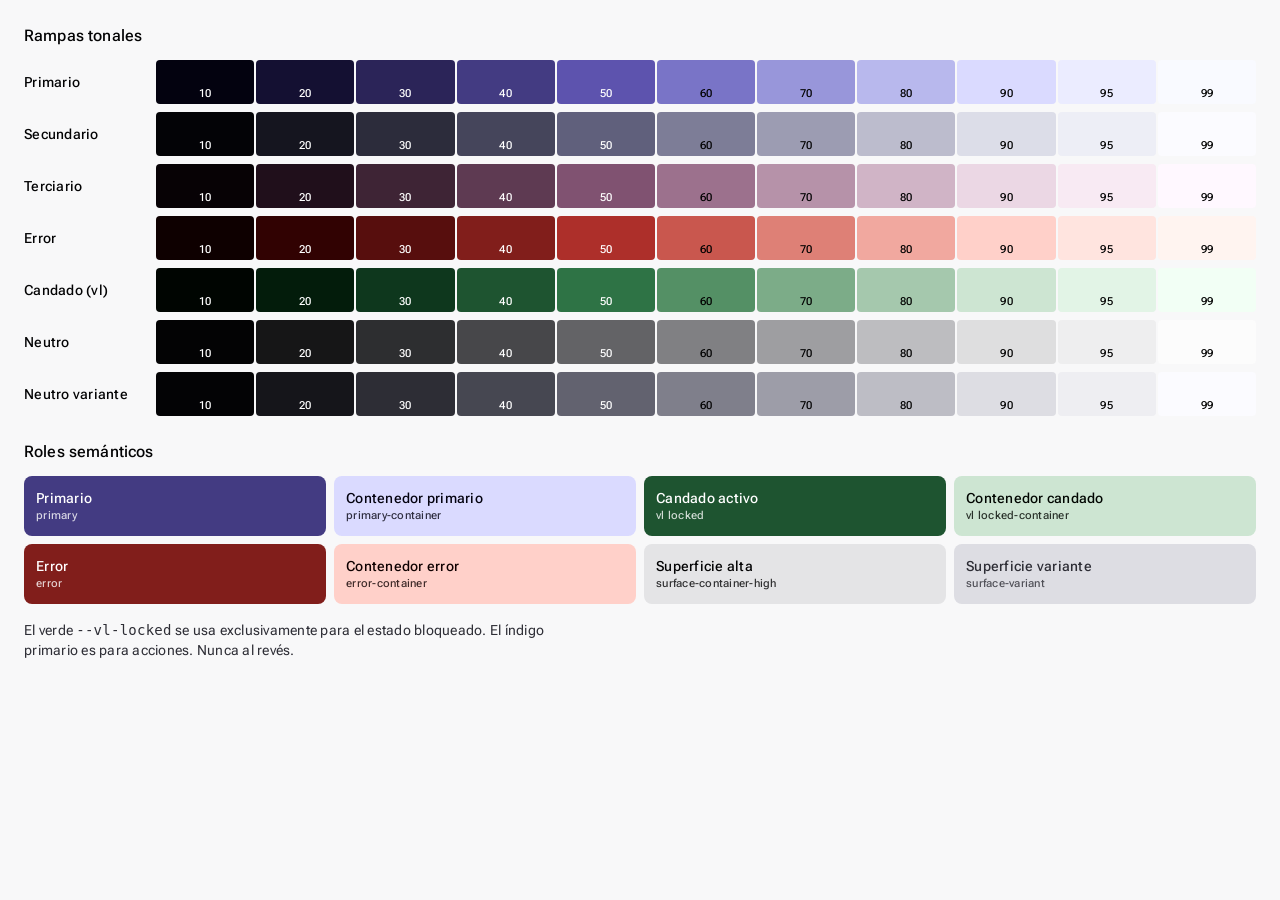
<file: docs/VolumeLock design system/foundations/color.html>
<!-- @dsCard group="Foundations" viewport="900x620" name="Color" subtitle="Rampas tonales M3 desde la semilla índigo y roles semánticos" -->
<!DOCTYPE html>
<html lang="es"><head><meta charset="utf-8"><title>Color</title>
<link rel="stylesheet" href="../styles.css">
<style>body{padding:24px}h2{font:var(--md-title-medium);letter-spacing:var(--md-tracking-title-medium);margin:0 0 12px}</style>
</head><body>
<h2>Rampas tonales</h2>
<div style="display:grid;grid-template-columns:120px 1fr;align-items:center;gap:12px;margin-bottom:8px">
  <div style="font:var(--md-label-large)">Primario</div>
  <div style="display:grid;grid-template-columns:repeat(11,1fr);gap:2px">
  <div style="height:44px;border-radius:4px;background:var(--md-primary-10);display:flex;align-items:flex-end;justify-content:center;font:var(--md-label-small);color:#fff;padding-bottom:2px">10</div><div style="height:44px;border-radius:4px;background:var(--md-primary-20);display:flex;align-items:flex-end;justify-content:center;font:var(--md-label-small);color:#fff;padding-bottom:2px">20</div><div style="height:44px;border-radius:4px;background:var(--md-primary-30);display:flex;align-items:flex-end;justify-content:center;font:var(--md-label-small);color:#fff;padding-bottom:2px">30</div><div style="height:44px;border-radius:4px;background:var(--md-primary-40);display:flex;align-items:flex-end;justify-content:center;font:var(--md-label-small);color:#fff;padding-bottom:2px">40</div><div style="height:44px;border-radius:4px;background:var(--md-primary-50);display:flex;align-items:flex-end;justify-content:center;font:var(--md-label-small);color:#fff;padding-bottom:2px">50</div><div style="height:44px;border-radius:4px;background:var(--md-primary-60);display:flex;align-items:flex-end;justify-content:center;font:var(--md-label-small);color:#000;padding-bottom:2px">60</div><div style="height:44px;border-radius:4px;background:var(--md-primary-70);display:flex;align-items:flex-end;justify-content:center;font:var(--md-label-small);color:#000;padding-bottom:2px">70</div><div style="height:44px;border-radius:4px;background:var(--md-primary-80);display:flex;align-items:flex-end;justify-content:center;font:var(--md-label-small);color:#000;padding-bottom:2px">80</div><div style="height:44px;border-radius:4px;background:var(--md-primary-90);display:flex;align-items:flex-end;justify-content:center;font:var(--md-label-small);color:#000;padding-bottom:2px">90</div><div style="height:44px;border-radius:4px;background:var(--md-primary-95);display:flex;align-items:flex-end;justify-content:center;font:var(--md-label-small);color:#000;padding-bottom:2px">95</div><div style="height:44px;border-radius:4px;background:var(--md-primary-99);display:flex;align-items:flex-end;justify-content:center;font:var(--md-label-small);color:#000;padding-bottom:2px">99</div>
  </div></div><div style="display:grid;grid-template-columns:120px 1fr;align-items:center;gap:12px;margin-bottom:8px">
  <div style="font:var(--md-label-large)">Secundario</div>
  <div style="display:grid;grid-template-columns:repeat(11,1fr);gap:2px">
  <div style="height:44px;border-radius:4px;background:var(--md-secondary-10);display:flex;align-items:flex-end;justify-content:center;font:var(--md-label-small);color:#fff;padding-bottom:2px">10</div><div style="height:44px;border-radius:4px;background:var(--md-secondary-20);display:flex;align-items:flex-end;justify-content:center;font:var(--md-label-small);color:#fff;padding-bottom:2px">20</div><div style="height:44px;border-radius:4px;background:var(--md-secondary-30);display:flex;align-items:flex-end;justify-content:center;font:var(--md-label-small);color:#fff;padding-bottom:2px">30</div><div style="height:44px;border-radius:4px;background:var(--md-secondary-40);display:flex;align-items:flex-end;justify-content:center;font:var(--md-label-small);color:#fff;padding-bottom:2px">40</div><div style="height:44px;border-radius:4px;background:var(--md-secondary-50);display:flex;align-items:flex-end;justify-content:center;font:var(--md-label-small);color:#fff;padding-bottom:2px">50</div><div style="height:44px;border-radius:4px;background:var(--md-secondary-60);display:flex;align-items:flex-end;justify-content:center;font:var(--md-label-small);color:#000;padding-bottom:2px">60</div><div style="height:44px;border-radius:4px;background:var(--md-secondary-70);display:flex;align-items:flex-end;justify-content:center;font:var(--md-label-small);color:#000;padding-bottom:2px">70</div><div style="height:44px;border-radius:4px;background:var(--md-secondary-80);display:flex;align-items:flex-end;justify-content:center;font:var(--md-label-small);color:#000;padding-bottom:2px">80</div><div style="height:44px;border-radius:4px;background:var(--md-secondary-90);display:flex;align-items:flex-end;justify-content:center;font:var(--md-label-small);color:#000;padding-bottom:2px">90</div><div style="height:44px;border-radius:4px;background:var(--md-secondary-95);display:flex;align-items:flex-end;justify-content:center;font:var(--md-label-small);color:#000;padding-bottom:2px">95</div><div style="height:44px;border-radius:4px;background:var(--md-secondary-99);display:flex;align-items:flex-end;justify-content:center;font:var(--md-label-small);color:#000;padding-bottom:2px">99</div>
  </div></div><div style="display:grid;grid-template-columns:120px 1fr;align-items:center;gap:12px;margin-bottom:8px">
  <div style="font:var(--md-label-large)">Terciario</div>
  <div style="display:grid;grid-template-columns:repeat(11,1fr);gap:2px">
  <div style="height:44px;border-radius:4px;background:var(--md-tertiary-10);display:flex;align-items:flex-end;justify-content:center;font:var(--md-label-small);color:#fff;padding-bottom:2px">10</div><div style="height:44px;border-radius:4px;background:var(--md-tertiary-20);display:flex;align-items:flex-end;justify-content:center;font:var(--md-label-small);color:#fff;padding-bottom:2px">20</div><div style="height:44px;border-radius:4px;background:var(--md-tertiary-30);display:flex;align-items:flex-end;justify-content:center;font:var(--md-label-small);color:#fff;padding-bottom:2px">30</div><div style="height:44px;border-radius:4px;background:var(--md-tertiary-40);display:flex;align-items:flex-end;justify-content:center;font:var(--md-label-small);color:#fff;padding-bottom:2px">40</div><div style="height:44px;border-radius:4px;background:var(--md-tertiary-50);display:flex;align-items:flex-end;justify-content:center;font:var(--md-label-small);color:#fff;padding-bottom:2px">50</div><div style="height:44px;border-radius:4px;background:var(--md-tertiary-60);display:flex;align-items:flex-end;justify-content:center;font:var(--md-label-small);color:#000;padding-bottom:2px">60</div><div style="height:44px;border-radius:4px;background:var(--md-tertiary-70);display:flex;align-items:flex-end;justify-content:center;font:var(--md-label-small);color:#000;padding-bottom:2px">70</div><div style="height:44px;border-radius:4px;background:var(--md-tertiary-80);display:flex;align-items:flex-end;justify-content:center;font:var(--md-label-small);color:#000;padding-bottom:2px">80</div><div style="height:44px;border-radius:4px;background:var(--md-tertiary-90);display:flex;align-items:flex-end;justify-content:center;font:var(--md-label-small);color:#000;padding-bottom:2px">90</div><div style="height:44px;border-radius:4px;background:var(--md-tertiary-95);display:flex;align-items:flex-end;justify-content:center;font:var(--md-label-small);color:#000;padding-bottom:2px">95</div><div style="height:44px;border-radius:4px;background:var(--md-tertiary-99);display:flex;align-items:flex-end;justify-content:center;font:var(--md-label-small);color:#000;padding-bottom:2px">99</div>
  </div></div><div style="display:grid;grid-template-columns:120px 1fr;align-items:center;gap:12px;margin-bottom:8px">
  <div style="font:var(--md-label-large)">Error</div>
  <div style="display:grid;grid-template-columns:repeat(11,1fr);gap:2px">
  <div style="height:44px;border-radius:4px;background:var(--md-error-10);display:flex;align-items:flex-end;justify-content:center;font:var(--md-label-small);color:#fff;padding-bottom:2px">10</div><div style="height:44px;border-radius:4px;background:var(--md-error-20);display:flex;align-items:flex-end;justify-content:center;font:var(--md-label-small);color:#fff;padding-bottom:2px">20</div><div style="height:44px;border-radius:4px;background:var(--md-error-30);display:flex;align-items:flex-end;justify-content:center;font:var(--md-label-small);color:#fff;padding-bottom:2px">30</div><div style="height:44px;border-radius:4px;background:var(--md-error-40);display:flex;align-items:flex-end;justify-content:center;font:var(--md-label-small);color:#fff;padding-bottom:2px">40</div><div style="height:44px;border-radius:4px;background:var(--md-error-50);display:flex;align-items:flex-end;justify-content:center;font:var(--md-label-small);color:#fff;padding-bottom:2px">50</div><div style="height:44px;border-radius:4px;background:var(--md-error-60);display:flex;align-items:flex-end;justify-content:center;font:var(--md-label-small);color:#000;padding-bottom:2px">60</div><div style="height:44px;border-radius:4px;background:var(--md-error-70);display:flex;align-items:flex-end;justify-content:center;font:var(--md-label-small);color:#000;padding-bottom:2px">70</div><div style="height:44px;border-radius:4px;background:var(--md-error-80);display:flex;align-items:flex-end;justify-content:center;font:var(--md-label-small);color:#000;padding-bottom:2px">80</div><div style="height:44px;border-radius:4px;background:var(--md-error-90);display:flex;align-items:flex-end;justify-content:center;font:var(--md-label-small);color:#000;padding-bottom:2px">90</div><div style="height:44px;border-radius:4px;background:var(--md-error-95);display:flex;align-items:flex-end;justify-content:center;font:var(--md-label-small);color:#000;padding-bottom:2px">95</div><div style="height:44px;border-radius:4px;background:var(--md-error-99);display:flex;align-items:flex-end;justify-content:center;font:var(--md-label-small);color:#000;padding-bottom:2px">99</div>
  </div></div><div style="display:grid;grid-template-columns:120px 1fr;align-items:center;gap:12px;margin-bottom:8px">
  <div style="font:var(--md-label-large)">Candado (vl)</div>
  <div style="display:grid;grid-template-columns:repeat(11,1fr);gap:2px">
  <div style="height:44px;border-radius:4px;background:var(--md-locked-10);display:flex;align-items:flex-end;justify-content:center;font:var(--md-label-small);color:#fff;padding-bottom:2px">10</div><div style="height:44px;border-radius:4px;background:var(--md-locked-20);display:flex;align-items:flex-end;justify-content:center;font:var(--md-label-small);color:#fff;padding-bottom:2px">20</div><div style="height:44px;border-radius:4px;background:var(--md-locked-30);display:flex;align-items:flex-end;justify-content:center;font:var(--md-label-small);color:#fff;padding-bottom:2px">30</div><div style="height:44px;border-radius:4px;background:var(--md-locked-40);display:flex;align-items:flex-end;justify-content:center;font:var(--md-label-small);color:#fff;padding-bottom:2px">40</div><div style="height:44px;border-radius:4px;background:var(--md-locked-50);display:flex;align-items:flex-end;justify-content:center;font:var(--md-label-small);color:#fff;padding-bottom:2px">50</div><div style="height:44px;border-radius:4px;background:var(--md-locked-60);display:flex;align-items:flex-end;justify-content:center;font:var(--md-label-small);color:#000;padding-bottom:2px">60</div><div style="height:44px;border-radius:4px;background:var(--md-locked-70);display:flex;align-items:flex-end;justify-content:center;font:var(--md-label-small);color:#000;padding-bottom:2px">70</div><div style="height:44px;border-radius:4px;background:var(--md-locked-80);display:flex;align-items:flex-end;justify-content:center;font:var(--md-label-small);color:#000;padding-bottom:2px">80</div><div style="height:44px;border-radius:4px;background:var(--md-locked-90);display:flex;align-items:flex-end;justify-content:center;font:var(--md-label-small);color:#000;padding-bottom:2px">90</div><div style="height:44px;border-radius:4px;background:var(--md-locked-95);display:flex;align-items:flex-end;justify-content:center;font:var(--md-label-small);color:#000;padding-bottom:2px">95</div><div style="height:44px;border-radius:4px;background:var(--md-locked-99);display:flex;align-items:flex-end;justify-content:center;font:var(--md-label-small);color:#000;padding-bottom:2px">99</div>
  </div></div><div style="display:grid;grid-template-columns:120px 1fr;align-items:center;gap:12px;margin-bottom:8px">
  <div style="font:var(--md-label-large)">Neutro</div>
  <div style="display:grid;grid-template-columns:repeat(11,1fr);gap:2px">
  <div style="height:44px;border-radius:4px;background:var(--md-neutral-10);display:flex;align-items:flex-end;justify-content:center;font:var(--md-label-small);color:#fff;padding-bottom:2px">10</div><div style="height:44px;border-radius:4px;background:var(--md-neutral-20);display:flex;align-items:flex-end;justify-content:center;font:var(--md-label-small);color:#fff;padding-bottom:2px">20</div><div style="height:44px;border-radius:4px;background:var(--md-neutral-30);display:flex;align-items:flex-end;justify-content:center;font:var(--md-label-small);color:#fff;padding-bottom:2px">30</div><div style="height:44px;border-radius:4px;background:var(--md-neutral-40);display:flex;align-items:flex-end;justify-content:center;font:var(--md-label-small);color:#fff;padding-bottom:2px">40</div><div style="height:44px;border-radius:4px;background:var(--md-neutral-50);display:flex;align-items:flex-end;justify-content:center;font:var(--md-label-small);color:#fff;padding-bottom:2px">50</div><div style="height:44px;border-radius:4px;background:var(--md-neutral-60);display:flex;align-items:flex-end;justify-content:center;font:var(--md-label-small);color:#000;padding-bottom:2px">60</div><div style="height:44px;border-radius:4px;background:var(--md-neutral-70);display:flex;align-items:flex-end;justify-content:center;font:var(--md-label-small);color:#000;padding-bottom:2px">70</div><div style="height:44px;border-radius:4px;background:var(--md-neutral-80);display:flex;align-items:flex-end;justify-content:center;font:var(--md-label-small);color:#000;padding-bottom:2px">80</div><div style="height:44px;border-radius:4px;background:var(--md-neutral-90);display:flex;align-items:flex-end;justify-content:center;font:var(--md-label-small);color:#000;padding-bottom:2px">90</div><div style="height:44px;border-radius:4px;background:var(--md-neutral-95);display:flex;align-items:flex-end;justify-content:center;font:var(--md-label-small);color:#000;padding-bottom:2px">95</div><div style="height:44px;border-radius:4px;background:var(--md-neutral-99);display:flex;align-items:flex-end;justify-content:center;font:var(--md-label-small);color:#000;padding-bottom:2px">99</div>
  </div></div><div style="display:grid;grid-template-columns:120px 1fr;align-items:center;gap:12px;margin-bottom:8px">
  <div style="font:var(--md-label-large)">Neutro variante</div>
  <div style="display:grid;grid-template-columns:repeat(11,1fr);gap:2px">
  <div style="height:44px;border-radius:4px;background:var(--md-neutral-variant-10);display:flex;align-items:flex-end;justify-content:center;font:var(--md-label-small);color:#fff;padding-bottom:2px">10</div><div style="height:44px;border-radius:4px;background:var(--md-neutral-variant-20);display:flex;align-items:flex-end;justify-content:center;font:var(--md-label-small);color:#fff;padding-bottom:2px">20</div><div style="height:44px;border-radius:4px;background:var(--md-neutral-variant-30);display:flex;align-items:flex-end;justify-content:center;font:var(--md-label-small);color:#fff;padding-bottom:2px">30</div><div style="height:44px;border-radius:4px;background:var(--md-neutral-variant-40);display:flex;align-items:flex-end;justify-content:center;font:var(--md-label-small);color:#fff;padding-bottom:2px">40</div><div style="height:44px;border-radius:4px;background:var(--md-neutral-variant-50);display:flex;align-items:flex-end;justify-content:center;font:var(--md-label-small);color:#fff;padding-bottom:2px">50</div><div style="height:44px;border-radius:4px;background:var(--md-neutral-variant-60);display:flex;align-items:flex-end;justify-content:center;font:var(--md-label-small);color:#000;padding-bottom:2px">60</div><div style="height:44px;border-radius:4px;background:var(--md-neutral-variant-70);display:flex;align-items:flex-end;justify-content:center;font:var(--md-label-small);color:#000;padding-bottom:2px">70</div><div style="height:44px;border-radius:4px;background:var(--md-neutral-variant-80);display:flex;align-items:flex-end;justify-content:center;font:var(--md-label-small);color:#000;padding-bottom:2px">80</div><div style="height:44px;border-radius:4px;background:var(--md-neutral-variant-90);display:flex;align-items:flex-end;justify-content:center;font:var(--md-label-small);color:#000;padding-bottom:2px">90</div><div style="height:44px;border-radius:4px;background:var(--md-neutral-variant-95);display:flex;align-items:flex-end;justify-content:center;font:var(--md-label-small);color:#000;padding-bottom:2px">95</div><div style="height:44px;border-radius:4px;background:var(--md-neutral-variant-99);display:flex;align-items:flex-end;justify-content:center;font:var(--md-label-small);color:#000;padding-bottom:2px">99</div>
  </div></div>
<h2 style="margin-top:24px">Roles semánticos</h2>
<div style="display:grid;grid-template-columns:repeat(4,1fr);gap:8px">
<div style="background:var(--md-primary);color:var(--md-on-primary);border-radius:8px;padding:12px;font:var(--md-label-large)">Primario<div style="font:var(--md-label-small);opacity:.8">primary</div></div>
<div style="background:var(--md-primary-container);color:var(--md-on-primary-container);border-radius:8px;padding:12px;font:var(--md-label-large)">Contenedor primario<div style="font:var(--md-label-small);opacity:.8">primary-container</div></div>
<div style="background:var(--vl-locked);color:var(--vl-on-locked);border-radius:8px;padding:12px;font:var(--md-label-large)">Candado activo<div style="font:var(--md-label-small);opacity:.8">vl locked</div></div>
<div style="background:var(--vl-locked-container);color:var(--vl-on-locked-container);border-radius:8px;padding:12px;font:var(--md-label-large)">Contenedor candado<div style="font:var(--md-label-small);opacity:.8">vl locked-container</div></div>
<div style="background:var(--md-error);color:var(--md-on-error);border-radius:8px;padding:12px;font:var(--md-label-large)">Error<div style="font:var(--md-label-small);opacity:.8">error</div></div>
<div style="background:var(--md-error-container);color:var(--md-on-error-container);border-radius:8px;padding:12px;font:var(--md-label-large)">Contenedor error<div style="font:var(--md-label-small);opacity:.8">error-container</div></div>
<div style="background:var(--md-surface-container-high);color:var(--md-on-surface);border-radius:8px;padding:12px;font:var(--md-label-large)">Superficie alta<div style="font:var(--md-label-small);opacity:.8">surface-container-high</div></div>
<div style="background:var(--md-surface-variant);color:var(--md-on-surface-variant);border-radius:8px;padding:12px;font:var(--md-label-large)">Superficie variante<div style="font:var(--md-label-small);opacity:.8">surface-variant</div></div>
</div>
<p style="font:var(--md-body-medium);color:var(--md-on-surface-variant);max-width:70ch;margin-top:16px">El verde <code>--vl-locked</code> se usa exclusivamente para el estado bloqueado. El índigo primario es para acciones. Nunca al revés.</p>
</body></html>
</file>
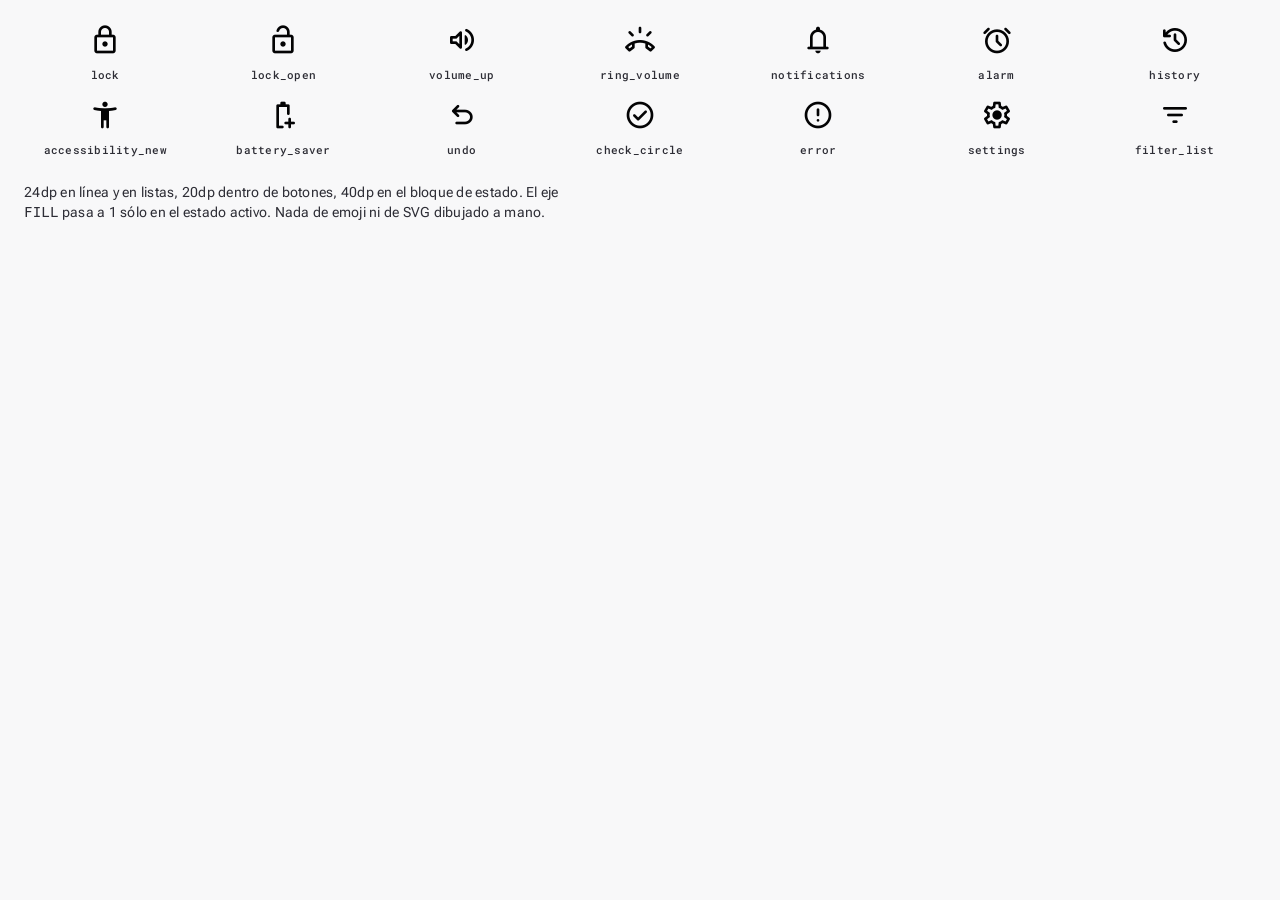
<file: docs/VolumeLock design system/foundations/icons.html>
<!-- @dsCard group="Foundations" viewport="900x300" name="Iconografía" subtitle="Material Symbols Rounded, el set nativo de Android" -->
<!DOCTYPE html>
<html lang="es"><head><meta charset="utf-8"><title>Iconografía</title>
<link rel="stylesheet" href="../styles.css">
<style>body{padding:24px}h2{font:var(--md-title-medium);letter-spacing:var(--md-tracking-title-medium);margin:0 0 12px}</style>
</head><body>
<div style="display:grid;grid-template-columns:repeat(7,1fr);gap:16px">
<div style="text-align:center"><span class="md-icon" style="font-size:32px;color:var(--md-on-surface)">lock</span><div style="font:var(--md-label-small);color:var(--md-on-surface-variant);margin-top:6px;font-family:var(--md-font-mono);font-size:11px">lock</div></div><div style="text-align:center"><span class="md-icon" style="font-size:32px;color:var(--md-on-surface)">lock_open</span><div style="font:var(--md-label-small);color:var(--md-on-surface-variant);margin-top:6px;font-family:var(--md-font-mono);font-size:11px">lock_open</div></div><div style="text-align:center"><span class="md-icon" style="font-size:32px;color:var(--md-on-surface)">volume_up</span><div style="font:var(--md-label-small);color:var(--md-on-surface-variant);margin-top:6px;font-family:var(--md-font-mono);font-size:11px">volume_up</div></div><div style="text-align:center"><span class="md-icon" style="font-size:32px;color:var(--md-on-surface)">ring_volume</span><div style="font:var(--md-label-small);color:var(--md-on-surface-variant);margin-top:6px;font-family:var(--md-font-mono);font-size:11px">ring_volume</div></div><div style="text-align:center"><span class="md-icon" style="font-size:32px;color:var(--md-on-surface)">notifications</span><div style="font:var(--md-label-small);color:var(--md-on-surface-variant);margin-top:6px;font-family:var(--md-font-mono);font-size:11px">notifications</div></div><div style="text-align:center"><span class="md-icon" style="font-size:32px;color:var(--md-on-surface)">alarm</span><div style="font:var(--md-label-small);color:var(--md-on-surface-variant);margin-top:6px;font-family:var(--md-font-mono);font-size:11px">alarm</div></div><div style="text-align:center"><span class="md-icon" style="font-size:32px;color:var(--md-on-surface)">history</span><div style="font:var(--md-label-small);color:var(--md-on-surface-variant);margin-top:6px;font-family:var(--md-font-mono);font-size:11px">history</div></div><div style="text-align:center"><span class="md-icon" style="font-size:32px;color:var(--md-on-surface)">accessibility_new</span><div style="font:var(--md-label-small);color:var(--md-on-surface-variant);margin-top:6px;font-family:var(--md-font-mono);font-size:11px">accessibility_new</div></div><div style="text-align:center"><span class="md-icon" style="font-size:32px;color:var(--md-on-surface)">battery_saver</span><div style="font:var(--md-label-small);color:var(--md-on-surface-variant);margin-top:6px;font-family:var(--md-font-mono);font-size:11px">battery_saver</div></div><div style="text-align:center"><span class="md-icon" style="font-size:32px;color:var(--md-on-surface)">undo</span><div style="font:var(--md-label-small);color:var(--md-on-surface-variant);margin-top:6px;font-family:var(--md-font-mono);font-size:11px">undo</div></div><div style="text-align:center"><span class="md-icon" style="font-size:32px;color:var(--md-on-surface)">check_circle</span><div style="font:var(--md-label-small);color:var(--md-on-surface-variant);margin-top:6px;font-family:var(--md-font-mono);font-size:11px">check_circle</div></div><div style="text-align:center"><span class="md-icon" style="font-size:32px;color:var(--md-on-surface)">error</span><div style="font:var(--md-label-small);color:var(--md-on-surface-variant);margin-top:6px;font-family:var(--md-font-mono);font-size:11px">error</div></div><div style="text-align:center"><span class="md-icon" style="font-size:32px;color:var(--md-on-surface)">settings</span><div style="font:var(--md-label-small);color:var(--md-on-surface-variant);margin-top:6px;font-family:var(--md-font-mono);font-size:11px">settings</div></div><div style="text-align:center"><span class="md-icon" style="font-size:32px;color:var(--md-on-surface)">filter_list</span><div style="font:var(--md-label-small);color:var(--md-on-surface-variant);margin-top:6px;font-family:var(--md-font-mono);font-size:11px">filter_list</div></div>
</div>
<p style="font:var(--md-body-medium);color:var(--md-on-surface-variant);max-width:70ch;margin-top:24px">24dp en línea y en listas, 20dp dentro de botones, 40dp en el bloque de estado. El eje <code>FILL</code> pasa a 1 sólo en el estado activo. Nada de emoji ni de SVG dibujado a mano.</p>
</body></html>
</file>
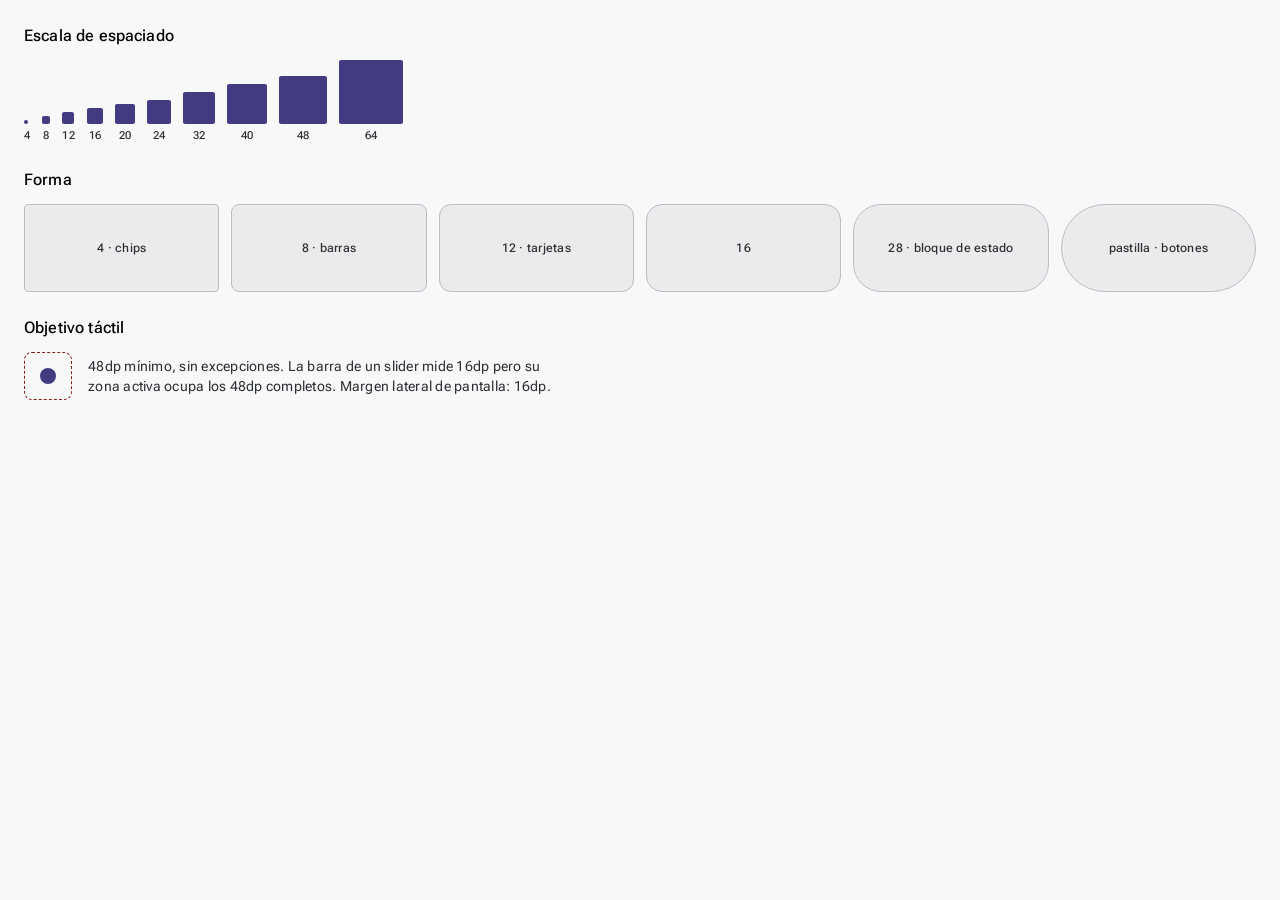
<file: docs/VolumeLock design system/foundations/layout.html>
<!-- @dsCard group="Foundations" viewport="900x480" name="Forma y espacio" subtitle="Rejilla de 4dp, radios por componente y objetivo táctil" -->
<!DOCTYPE html>
<html lang="es"><head><meta charset="utf-8"><title>Forma y espacio</title>
<link rel="stylesheet" href="../styles.css">
<style>body{padding:24px}h2{font:var(--md-title-medium);letter-spacing:var(--md-tracking-title-medium);margin:0 0 12px}</style>
</head><body>
<h2>Escala de espaciado</h2>
<div style="display:flex;align-items:flex-end;gap:12px;margin-bottom:24px">
<div style="text-align:center"><div style="width:var(--md-space-1);height:var(--md-space-1);background:var(--md-primary);border-radius:2px"></div><div style="font:var(--md-label-small);color:var(--md-on-surface-variant);margin-top:4px">4</div></div><div style="text-align:center"><div style="width:var(--md-space-2);height:var(--md-space-2);background:var(--md-primary);border-radius:2px"></div><div style="font:var(--md-label-small);color:var(--md-on-surface-variant);margin-top:4px">8</div></div><div style="text-align:center"><div style="width:var(--md-space-3);height:var(--md-space-3);background:var(--md-primary);border-radius:2px"></div><div style="font:var(--md-label-small);color:var(--md-on-surface-variant);margin-top:4px">12</div></div><div style="text-align:center"><div style="width:var(--md-space-4);height:var(--md-space-4);background:var(--md-primary);border-radius:2px"></div><div style="font:var(--md-label-small);color:var(--md-on-surface-variant);margin-top:4px">16</div></div><div style="text-align:center"><div style="width:var(--md-space-5);height:var(--md-space-5);background:var(--md-primary);border-radius:2px"></div><div style="font:var(--md-label-small);color:var(--md-on-surface-variant);margin-top:4px">20</div></div><div style="text-align:center"><div style="width:var(--md-space-6);height:var(--md-space-6);background:var(--md-primary);border-radius:2px"></div><div style="font:var(--md-label-small);color:var(--md-on-surface-variant);margin-top:4px">24</div></div><div style="text-align:center"><div style="width:var(--md-space-8);height:var(--md-space-8);background:var(--md-primary);border-radius:2px"></div><div style="font:var(--md-label-small);color:var(--md-on-surface-variant);margin-top:4px">32</div></div><div style="text-align:center"><div style="width:var(--md-space-10);height:var(--md-space-10);background:var(--md-primary);border-radius:2px"></div><div style="font:var(--md-label-small);color:var(--md-on-surface-variant);margin-top:4px">40</div></div><div style="text-align:center"><div style="width:var(--md-space-12);height:var(--md-space-12);background:var(--md-primary);border-radius:2px"></div><div style="font:var(--md-label-small);color:var(--md-on-surface-variant);margin-top:4px">48</div></div><div style="text-align:center"><div style="width:var(--md-space-16);height:var(--md-space-16);background:var(--md-primary);border-radius:2px"></div><div style="font:var(--md-label-small);color:var(--md-on-surface-variant);margin-top:4px">64</div></div>
</div>
<h2>Forma</h2>
<div style="display:flex;gap:12px;margin-bottom:24px">
<div style="flex:1;height:88px;border:1px solid var(--md-outline-variant);background:var(--md-surface-container);border-radius:var(--md-shape-xs);display:flex;align-items:center;justify-content:center;text-align:center;font:var(--md-label-medium);color:var(--md-on-surface-variant);padding:8px">4 · chips</div><div style="flex:1;height:88px;border:1px solid var(--md-outline-variant);background:var(--md-surface-container);border-radius:var(--md-shape-sm);display:flex;align-items:center;justify-content:center;text-align:center;font:var(--md-label-medium);color:var(--md-on-surface-variant);padding:8px">8 · barras</div><div style="flex:1;height:88px;border:1px solid var(--md-outline-variant);background:var(--md-surface-container);border-radius:var(--md-shape-md);display:flex;align-items:center;justify-content:center;text-align:center;font:var(--md-label-medium);color:var(--md-on-surface-variant);padding:8px">12 · tarjetas</div><div style="flex:1;height:88px;border:1px solid var(--md-outline-variant);background:var(--md-surface-container);border-radius:var(--md-shape-lg);display:flex;align-items:center;justify-content:center;text-align:center;font:var(--md-label-medium);color:var(--md-on-surface-variant);padding:8px">16</div><div style="flex:1;height:88px;border:1px solid var(--md-outline-variant);background:var(--md-surface-container);border-radius:var(--md-shape-xl);display:flex;align-items:center;justify-content:center;text-align:center;font:var(--md-label-medium);color:var(--md-on-surface-variant);padding:8px">28 · bloque de estado</div><div style="flex:1;height:88px;border:1px solid var(--md-outline-variant);background:var(--md-surface-container);border-radius:var(--md-shape-full);display:flex;align-items:center;justify-content:center;text-align:center;font:var(--md-label-medium);color:var(--md-on-surface-variant);padding:8px">pastilla · botones</div>
</div>
<h2>Objetivo táctil</h2>
<div style="display:flex;align-items:center;gap:16px">
<div style="width:48px;height:48px;border:1px dashed var(--md-error);border-radius:8px;display:flex;align-items:center;justify-content:center"><div style="width:16px;height:16px;background:var(--md-primary);border-radius:99px"></div></div>
<p style="font:var(--md-body-medium);color:var(--md-on-surface-variant);max-width:60ch;margin:0">48dp mínimo, sin excepciones. La barra de un slider mide 16dp pero su zona activa ocupa los 48dp completos. Margen lateral de pantalla: 16dp.</p>
</div>
</body></html>
</file>
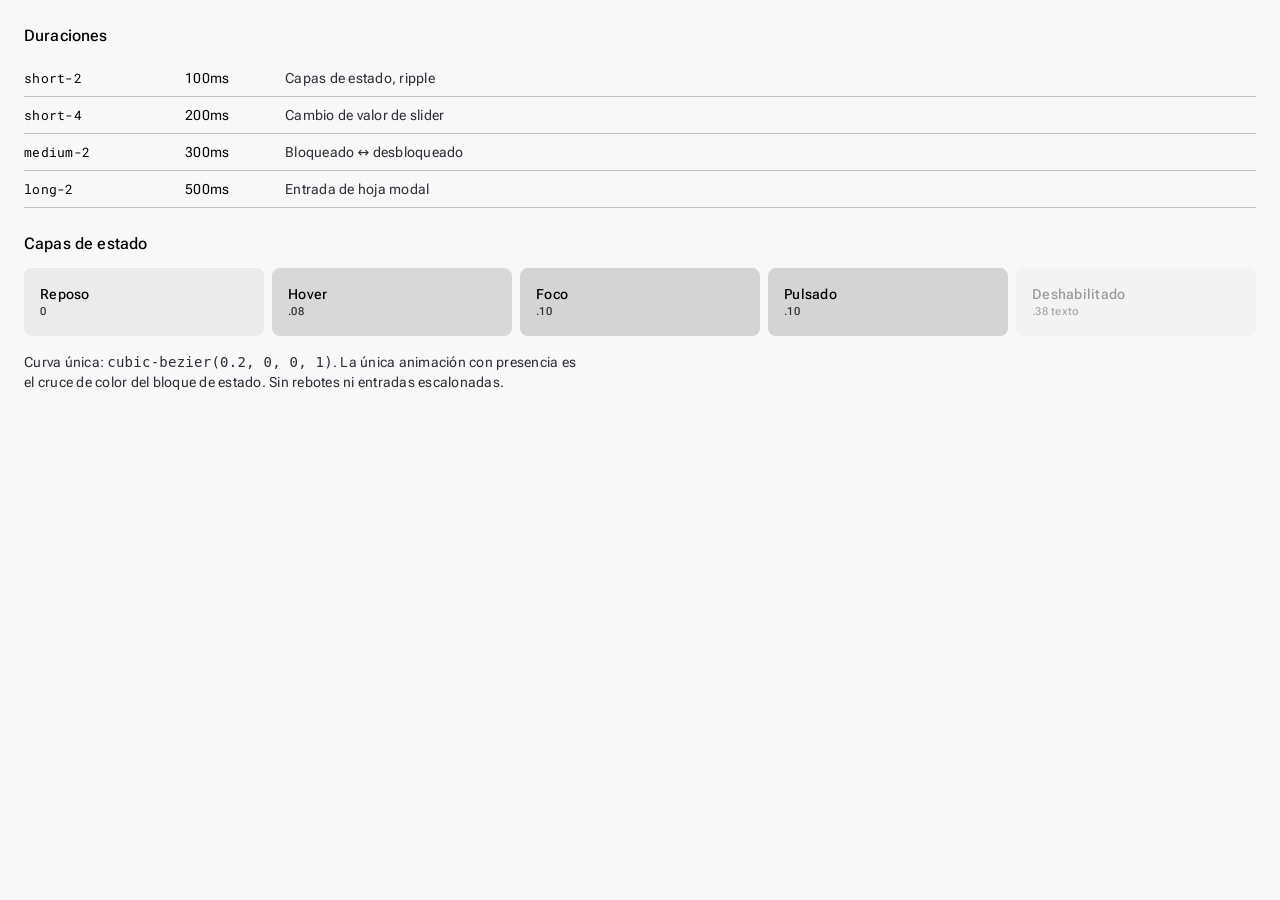
<file: docs/VolumeLock design system/foundations/motion.html>
<!-- @dsCard group="Foundations" viewport="900x420" name="Movimiento y estados" subtitle="Curvas, duraciones y capas de estado M3" -->
<!DOCTYPE html>
<html lang="es"><head><meta charset="utf-8"><title>Movimiento y estados</title>
<link rel="stylesheet" href="../styles.css">
<style>body{padding:24px}h2{font:var(--md-title-medium);letter-spacing:var(--md-tracking-title-medium);margin:0 0 12px}</style>
</head><body>
<h2>Duraciones</h2>
<table style="width:100%;border-collapse:collapse;font:var(--md-body-medium);margin-bottom:24px">
<tbody>
<tr><td style="padding:8px 0;border-bottom:1px solid var(--md-outline-variant);width:160px;font-family:var(--md-font-mono);font-size:13px">short-2</td><td style="border-bottom:1px solid var(--md-outline-variant);width:100px">100ms</td><td style="border-bottom:1px solid var(--md-outline-variant);color:var(--md-on-surface-variant)">Capas de estado, ripple</td></tr><tr><td style="padding:8px 0;border-bottom:1px solid var(--md-outline-variant);width:160px;font-family:var(--md-font-mono);font-size:13px">short-4</td><td style="border-bottom:1px solid var(--md-outline-variant);width:100px">200ms</td><td style="border-bottom:1px solid var(--md-outline-variant);color:var(--md-on-surface-variant)">Cambio de valor de slider</td></tr><tr><td style="padding:8px 0;border-bottom:1px solid var(--md-outline-variant);width:160px;font-family:var(--md-font-mono);font-size:13px">medium-2</td><td style="border-bottom:1px solid var(--md-outline-variant);width:100px">300ms</td><td style="border-bottom:1px solid var(--md-outline-variant);color:var(--md-on-surface-variant)">Bloqueado ↔ desbloqueado</td></tr><tr><td style="padding:8px 0;border-bottom:1px solid var(--md-outline-variant);width:160px;font-family:var(--md-font-mono);font-size:13px">long-2</td><td style="border-bottom:1px solid var(--md-outline-variant);width:100px">500ms</td><td style="border-bottom:1px solid var(--md-outline-variant);color:var(--md-on-surface-variant)">Entrada de hoja modal</td></tr>
</tbody></table>
<h2>Capas de estado</h2>
<div style="display:grid;grid-template-columns:repeat(5,1fr);gap:8px">
<div style="border-radius:8px;padding:16px;background:color-mix(in srgb, var(--md-on-surface) 0%, var(--md-surface-container));font:var(--md-label-large);opacity:1">Reposo<div style="font:var(--md-label-small);color:var(--md-on-surface-variant)">0</div></div><div style="border-radius:8px;padding:16px;background:color-mix(in srgb, var(--md-on-surface) 8%, var(--md-surface-container));font:var(--md-label-large);opacity:1">Hover<div style="font:var(--md-label-small);color:var(--md-on-surface-variant)">.08</div></div><div style="border-radius:8px;padding:16px;background:color-mix(in srgb, var(--md-on-surface) 10%, var(--md-surface-container));font:var(--md-label-large);opacity:1">Foco<div style="font:var(--md-label-small);color:var(--md-on-surface-variant)">.10</div></div><div style="border-radius:8px;padding:16px;background:color-mix(in srgb, var(--md-on-surface) 10%, var(--md-surface-container));font:var(--md-label-large);opacity:1">Pulsado<div style="font:var(--md-label-small);color:var(--md-on-surface-variant)">.10</div></div><div style="border-radius:8px;padding:16px;background:color-mix(in srgb, var(--md-on-surface) 0%, var(--md-surface-container));font:var(--md-label-large);opacity:0.38">Deshabilitado<div style="font:var(--md-label-small);color:var(--md-on-surface-variant)">.38 texto</div></div>
</div>
<p style="font:var(--md-body-medium);color:var(--md-on-surface-variant);max-width:70ch;margin-top:16px">Curva única: <code>cubic-bezier(0.2, 0, 0, 1)</code>. La única animación con presencia es el cruce de color del bloque de estado. Sin rebotes ni entradas escalonadas.</p>
</body></html>
</file>
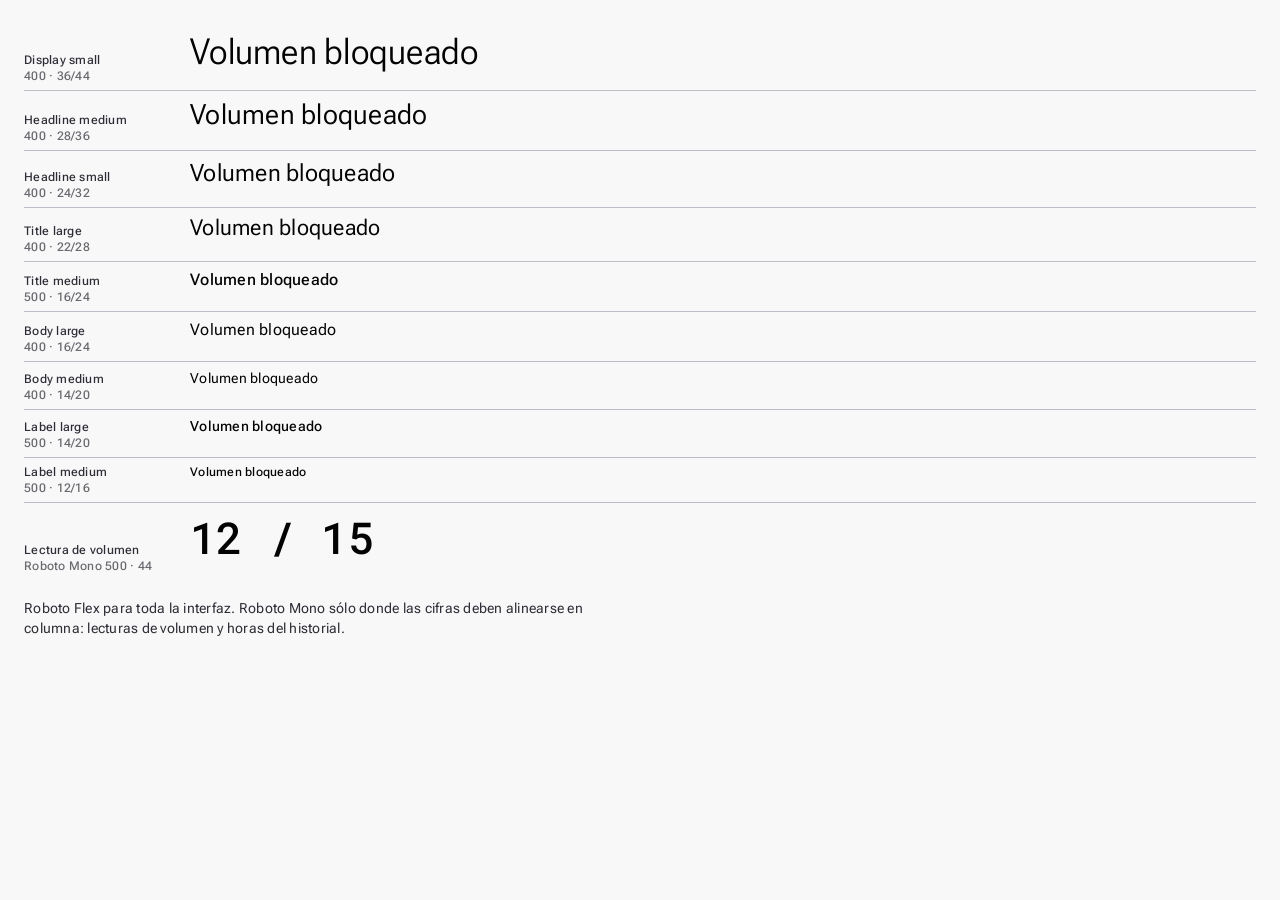
<file: docs/VolumeLock design system/foundations/type.html>
<!-- @dsCard group="Foundations" viewport="900x600" name="Tipografía" subtitle="Escala Material 3 en Roboto Flex, cifras en Roboto Mono" -->
<!DOCTYPE html>
<html lang="es"><head><meta charset="utf-8"><title>Tipografía</title>
<link rel="stylesheet" href="../styles.css">
<style>body{padding:24px}h2{font:var(--md-title-medium);letter-spacing:var(--md-tracking-title-medium);margin:0 0 12px}</style>
</head><body>
<div style="display:grid;grid-template-columns:150px 1fr;gap:16px;align-items:baseline;padding:6px 0;border-bottom:1px solid var(--md-outline-variant)">
<div style="font:var(--md-label-medium);color:var(--md-on-surface-variant)">Display small<br><span style="opacity:.7">400 · 36/44</span></div>
<div style="font:var(--md-display-small)">Volumen bloqueado</div></div>
<div style="display:grid;grid-template-columns:150px 1fr;gap:16px;align-items:baseline;padding:6px 0;border-bottom:1px solid var(--md-outline-variant)">
<div style="font:var(--md-label-medium);color:var(--md-on-surface-variant)">Headline medium<br><span style="opacity:.7">400 · 28/36</span></div>
<div style="font:var(--md-headline-medium)">Volumen bloqueado</div></div>
<div style="display:grid;grid-template-columns:150px 1fr;gap:16px;align-items:baseline;padding:6px 0;border-bottom:1px solid var(--md-outline-variant)">
<div style="font:var(--md-label-medium);color:var(--md-on-surface-variant)">Headline small<br><span style="opacity:.7">400 · 24/32</span></div>
<div style="font:var(--md-headline-small)">Volumen bloqueado</div></div>
<div style="display:grid;grid-template-columns:150px 1fr;gap:16px;align-items:baseline;padding:6px 0;border-bottom:1px solid var(--md-outline-variant)">
<div style="font:var(--md-label-medium);color:var(--md-on-surface-variant)">Title large<br><span style="opacity:.7">400 · 22/28</span></div>
<div style="font:var(--md-title-large)">Volumen bloqueado</div></div>
<div style="display:grid;grid-template-columns:150px 1fr;gap:16px;align-items:baseline;padding:6px 0;border-bottom:1px solid var(--md-outline-variant)">
<div style="font:var(--md-label-medium);color:var(--md-on-surface-variant)">Title medium<br><span style="opacity:.7">500 · 16/24</span></div>
<div style="font:var(--md-title-medium)">Volumen bloqueado</div></div>
<div style="display:grid;grid-template-columns:150px 1fr;gap:16px;align-items:baseline;padding:6px 0;border-bottom:1px solid var(--md-outline-variant)">
<div style="font:var(--md-label-medium);color:var(--md-on-surface-variant)">Body large<br><span style="opacity:.7">400 · 16/24</span></div>
<div style="font:var(--md-body-large)">Volumen bloqueado</div></div>
<div style="display:grid;grid-template-columns:150px 1fr;gap:16px;align-items:baseline;padding:6px 0;border-bottom:1px solid var(--md-outline-variant)">
<div style="font:var(--md-label-medium);color:var(--md-on-surface-variant)">Body medium<br><span style="opacity:.7">400 · 14/20</span></div>
<div style="font:var(--md-body-medium)">Volumen bloqueado</div></div>
<div style="display:grid;grid-template-columns:150px 1fr;gap:16px;align-items:baseline;padding:6px 0;border-bottom:1px solid var(--md-outline-variant)">
<div style="font:var(--md-label-medium);color:var(--md-on-surface-variant)">Label large<br><span style="opacity:.7">500 · 14/20</span></div>
<div style="font:var(--md-label-large)">Volumen bloqueado</div></div>
<div style="display:grid;grid-template-columns:150px 1fr;gap:16px;align-items:baseline;padding:6px 0;border-bottom:1px solid var(--md-outline-variant)">
<div style="font:var(--md-label-medium);color:var(--md-on-surface-variant)">Label medium<br><span style="opacity:.7">500 · 12/16</span></div>
<div style="font:var(--md-label-medium)">Volumen bloqueado</div></div>
<div style="display:grid;grid-template-columns:150px 1fr;gap:16px;align-items:baseline;padding:10px 0">
<div style="font:var(--md-label-medium);color:var(--md-on-surface-variant)">Lectura de volumen<br><span style="opacity:.7">Roboto Mono 500 · 44</span></div>
<div style="font:var(--vl-readout);font-variant-numeric:tabular-nums">12 / 15</div></div>
<p style="font:var(--md-body-medium);color:var(--md-on-surface-variant);max-width:70ch">Roboto Flex para toda la interfaz. Roboto Mono sólo donde las cifras deben alinearse en columna: lecturas de volumen y horas del historial.</p>
</body></html>
</file>
<file: docs/VolumeLock design system/styles.css>
@import url("tokens/fonts.css");
@import url("tokens/palette.css");
@import url("tokens/color.css");
@import url("tokens/typography.css");
@import url("tokens/shape.css");
@import url("tokens/elevation.css");
@import url("tokens/spacing.css");
@import url("tokens/motion.css");
@import url("tokens/base.css");
</file>
